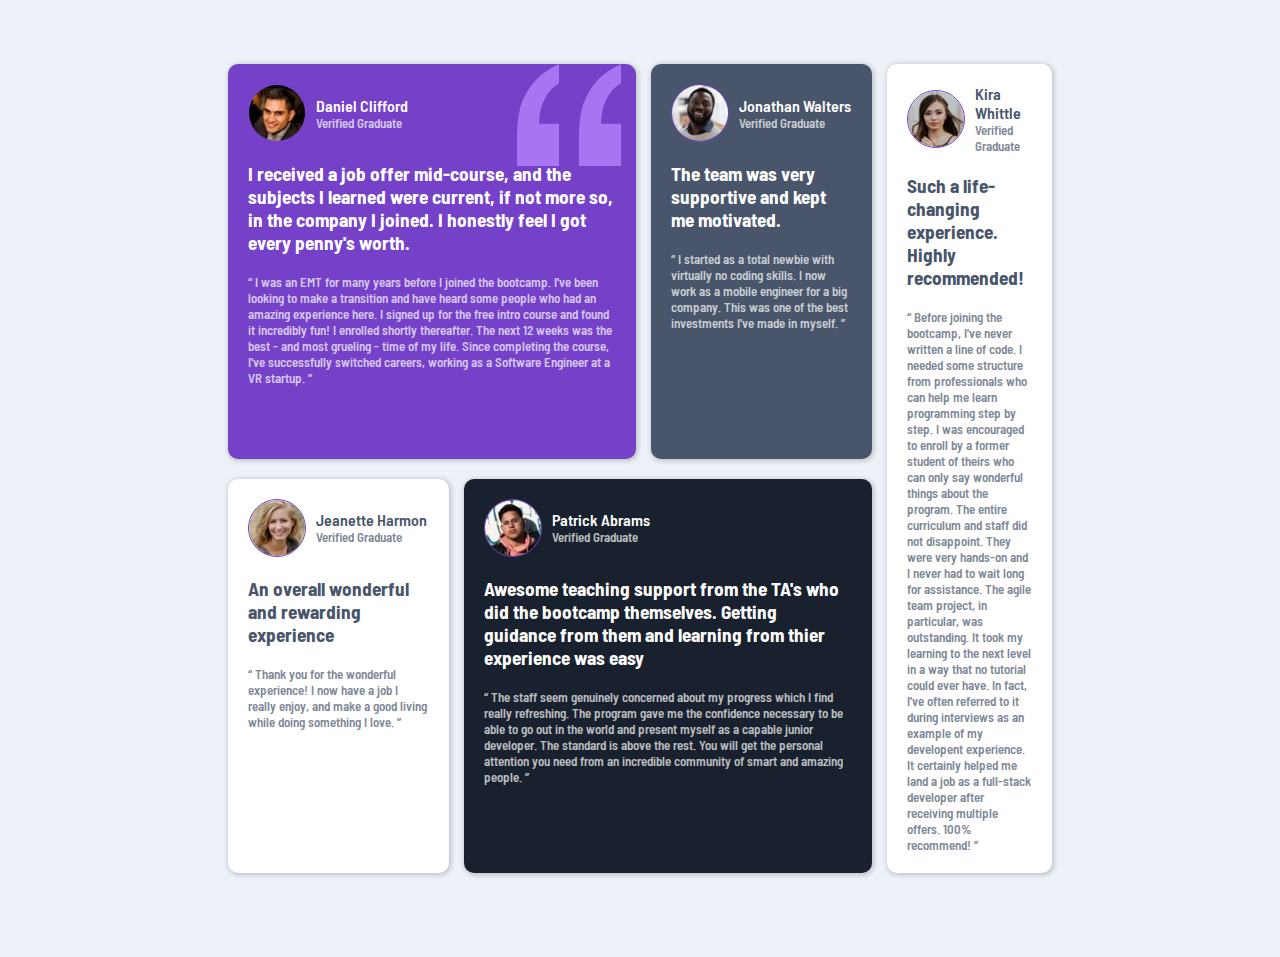
<file: index.html>
<!DOCTYPE html>
<html lang="en">
<head>
  <meta charset="UTF-8">
  <meta name="viewport" content="width=device-width, initial-scale=1.0"> <!-- displays site properly based on user's device -->

  <link rel="icon" type="image/png" sizes="32x32" href="./images/favicon-32x32.png">
  <link rel="stylesheet" href="style.css">
  <link rel="preconnect" href="https://fonts.gstatic.com">
  <link  href="https://fonts.googleapis.com/css2?family=Barlow+Semi+Condensed:wght@500;600&display=swap" rel="stylesheet">
  
  <title>Testimonial Challenge</title>

  <!-- Feel free to remove these styles or customise in your own stylesheet 👍 -->
 
</head>
<body>
  <div id="testimonial-grid-container">
     <div id="main-left">
      <div id="top">
        <div id="testimonial-1" class="grid-item">
          <img id="quote" src="./images/bg-pattern-quotation.svg" alt="quote">
        <div class="header">
          <img src="./images/image-daniel.jpg" alt="daniel profile picture">
        <div class="header-txt">
          <p class="name">Daniel Clifford</p>
          <p>Verified Graduate</p>
        </div>
        </div>
          <h4>I received a job offer mid-course, and the subjects I learned were current, if not more so, in the company I joined. I honestly feel I got every penny's worth.</h4>
            <p> “ I was an EMT for many years before I joined the bootcamp. I've been looking to make a 
              transition and have heard some people who had an amazing experience here. I signed up 
              for the free intro course and found it incredibly fun! I enrolled shortly thereafter. 
              The next 12 weeks was the best - and most grueling - time of my life. Since completing 
              the course, I've successfully switched careers, working as a Software Engineer at a VR startup. ”</p>
        </div>
        <div id="testimonial-2" class="grid-item">
          <div class="header">
            <img src="./images/image-jonathan.jpg" alt="jonathan profile picture">
          <div class="header-txt">
            <p class="name">Jonathan Walters</p>
            <p>Verified Graduate</p>
          </div>
          </div>
          <h4>The team was very supportive and kept me motivated.
          </h4>
            <p> “ I started as a total newbie with virtually no coding skills. I now work as a mobile engineer 
              for a big company. This was one of the best investments I've made in myself. ”
            </p>
        </div>
      </div>
      <div id="bottom">
        <div id="testimonial-3" class="grid-item">
          <div class="header">
            <img src="./images/image-jeanette.jpg" alt="jeanette profile picture">
          <div class="header-txt">
            <p class="name">Jeanette Harmon</p>
            <p>Verified Graduate</p>
          </div>
          </div>
          <h4> An overall wonderful and rewarding experience</h4>
            <p>“ Thank you for the wonderful experience! I now have a job I really enjoy, and make a good living 
              while doing something I love. ”
              </p>
        </div>
        <div id="testimonial-4" class="grid-item">
          <div class="header">
            <img src="./images/image-patrick.jpg" alt="patrick profile picture">
          <div class="header-txt">
            <p class="name">Patrick Abrams</p>
            <p>Verified Graduate</p>
          </div>
          </div>
          <h4>Awesome teaching support from the TA's who did the bootcamp themselves. Getting guidance from them and learning from thier experience was easy</h4>
            <p> “ The staff seem genuinely concerned about my progress which I find really refreshing. The program 
              gave me the confidence necessary to be able to go out in the world and present myself as a capable 
              junior developer. The standard is above the rest. You will get the personal attention you need from 
              an incredible community of smart and amazing people. ”</p>
        </div>
      </div>
     </div>
  
  <div id="testimonial-5" class="grid-item">
    <div class="header">
      <img src="./images/image-kira.jpg" alt="kira profile picture">
    <div class="header-txt">
      <p class="name">Kira Whittle</p>
      <p>Verified Graduate</p>
    </div>
    </div>
    <h4>Such a life-changing experience. Highly recommended!
    </h4>
      <p> “ Before joining the bootcamp, I've never written a line of code. I needed some structure from 
        professionals who can help me learn programming step by step. I was encouraged to enroll by a former 
        student of theirs who can only say wonderful things about the program. The entire curriculum and staff 
        did not disappoint. They were very hands-on and I never had to wait long for assistance. The agile team 
        project, in particular, was outstanding. It took my learning to the next level in a way that no tutorial 
        could ever have. In fact, I've often referred to it during interviews as an example of my developent 
        experience. It certainly helped me land a job as a full-stack developer after receiving multiple offers. 
        100% recommend! ”
       </p>
  </div>
</div>
  
 
 
</body>
</html>
</file>
<file: style.css>
* {
    box-sizing: border-box;
    margin: 0;
    padding: 0;
}
body{
    background-color: #ecf2f8;
    font-family: 'Barlow Semi Condensed', sans-serif;
}
#testimonial-grid-container{
    padding: 5% 3%;
    max-width: 1440px;
    margin: 0 auto;
}

#testimonial-1 {
background-color:  #7541c8;
color: #ffffff;
position: relative;
z-index: 0;
    
}
#testimonial-2 {
background-color: #48556a;
color: #ffffff;
    
}
#testimonial-3, #testimonial-5 {
background-color: #ffffff;
color: #48556a;
}

#testimonial-4 {
background-color: #19212e;
color: #ffffff;
}

.grid-item {
    margin-bottom: 20px;
    padding: 20px;
    border-radius: 10px;
    box-shadow: 1px 1px 5px 1px rgba(0,0,0,0.2);
    font-size: 13px;
    font-weight: 600;
}

.grid-item p {
     opacity: 70%; 
}

.header {
    display: flex;
    align-items: center;
    margin-bottom: 20px;
    z-index: 3;
    position: relative;
}

.header .name {
    opacity: 100%;
    font-size: 1rem;
}

.header img {
    border-radius: 50%;
    margin-right: 10px;
    border: 1px solid #7541c8;
}

.grid-item h4 {
    margin-bottom: 20px;
    font-size: 1.2rem;
}

#quote{
    position: absolute;
    right: 15px;
    top: 0;
    z-index: 1;
}

@media (min-width: 576px) {
    #testimonial-grid-container{
    display: flex;
    max-width: 900px;
    margin: 0 auto;
    }

    #testimonial-5{
        flex-basis: 20%;
    }
    #main-left{
        display: flex;
        flex-direction: column;
        flex-basis: 80%;
    }

    #main-left .grid-item{
        margin-right: 15px;
    }

    #top{
        display: flex;
        flex-basis: 50%;
        
    }

    #bottom{
        display: flex;
        flex-basis: 50%;
        
    }

    #testimonial-1 {
        flex-basis: 65%;
        }
        #testimonial-2 {
      flex-basis: 35%;
        }
        #testimonial-3 {
       flex-basis: 35%;
        }
        
        #testimonial-4 {
       flex-basis: 65%;
        }
        
}
</file>
